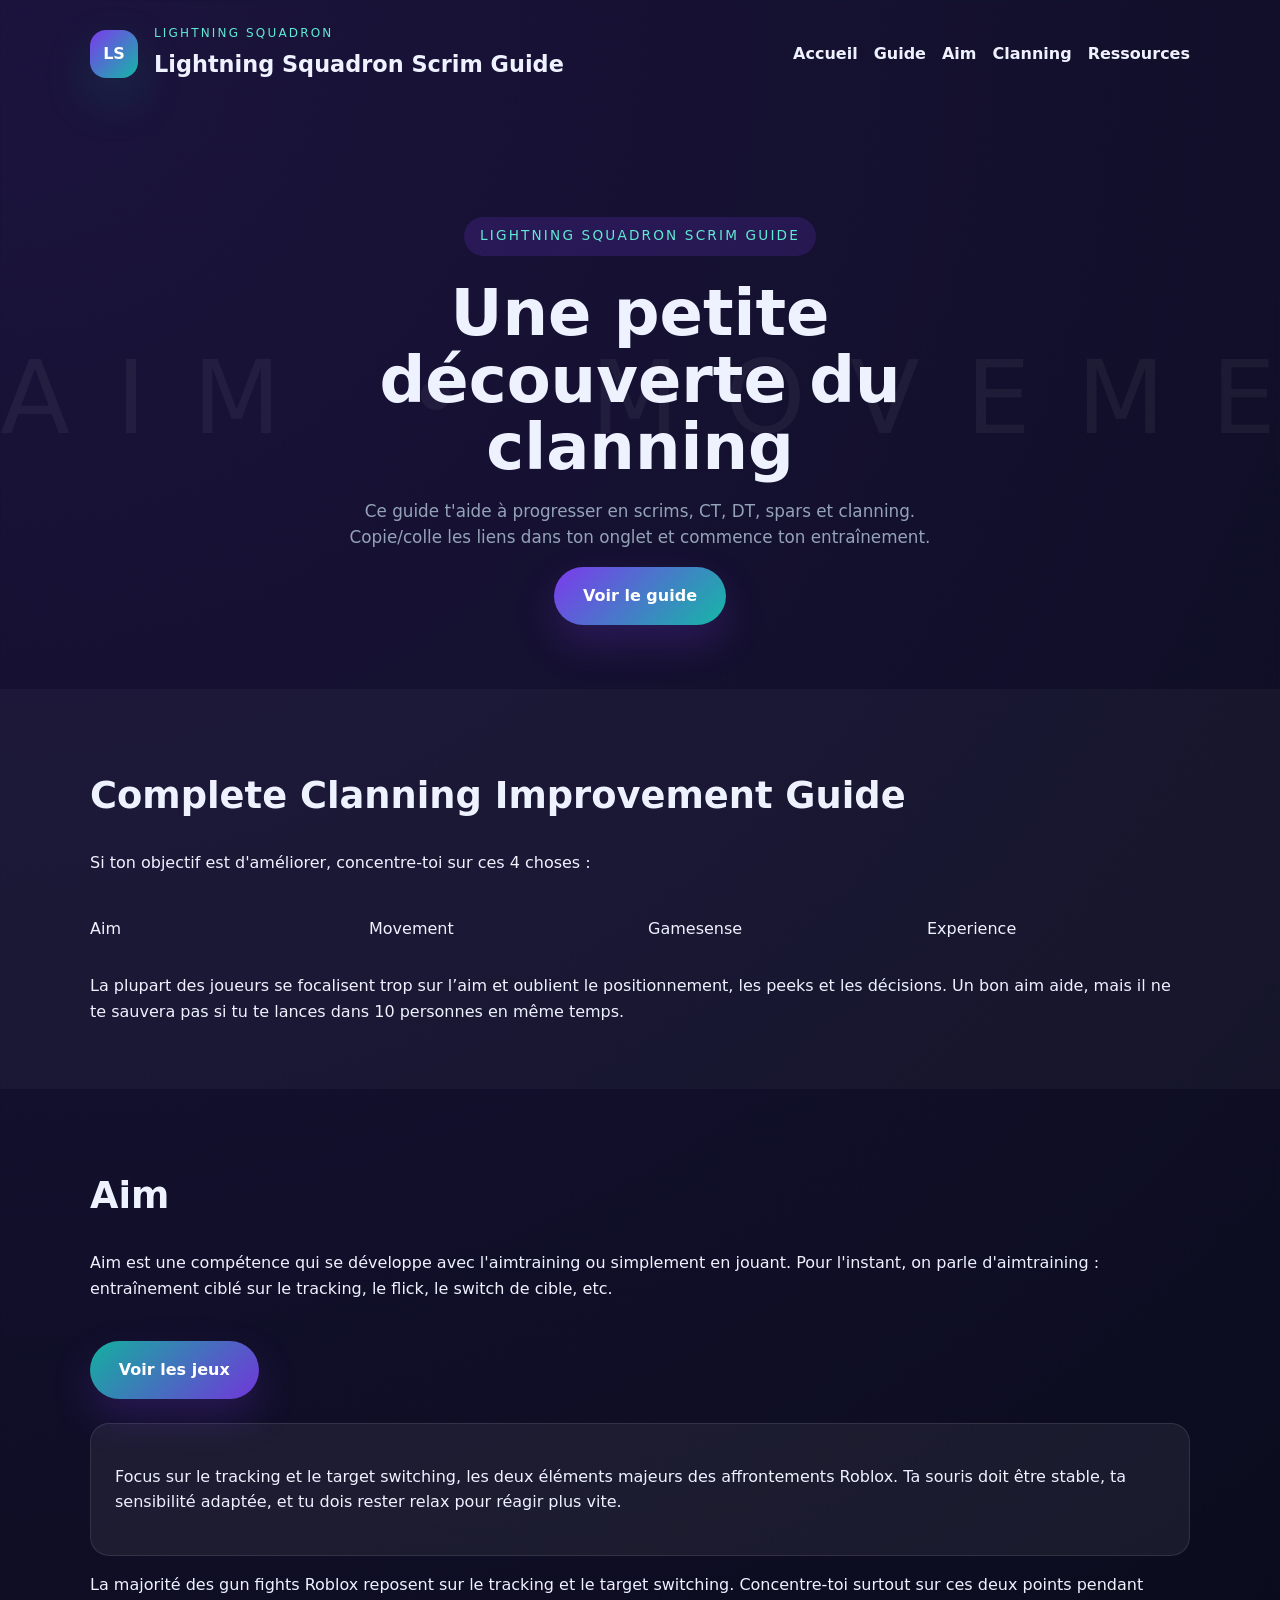
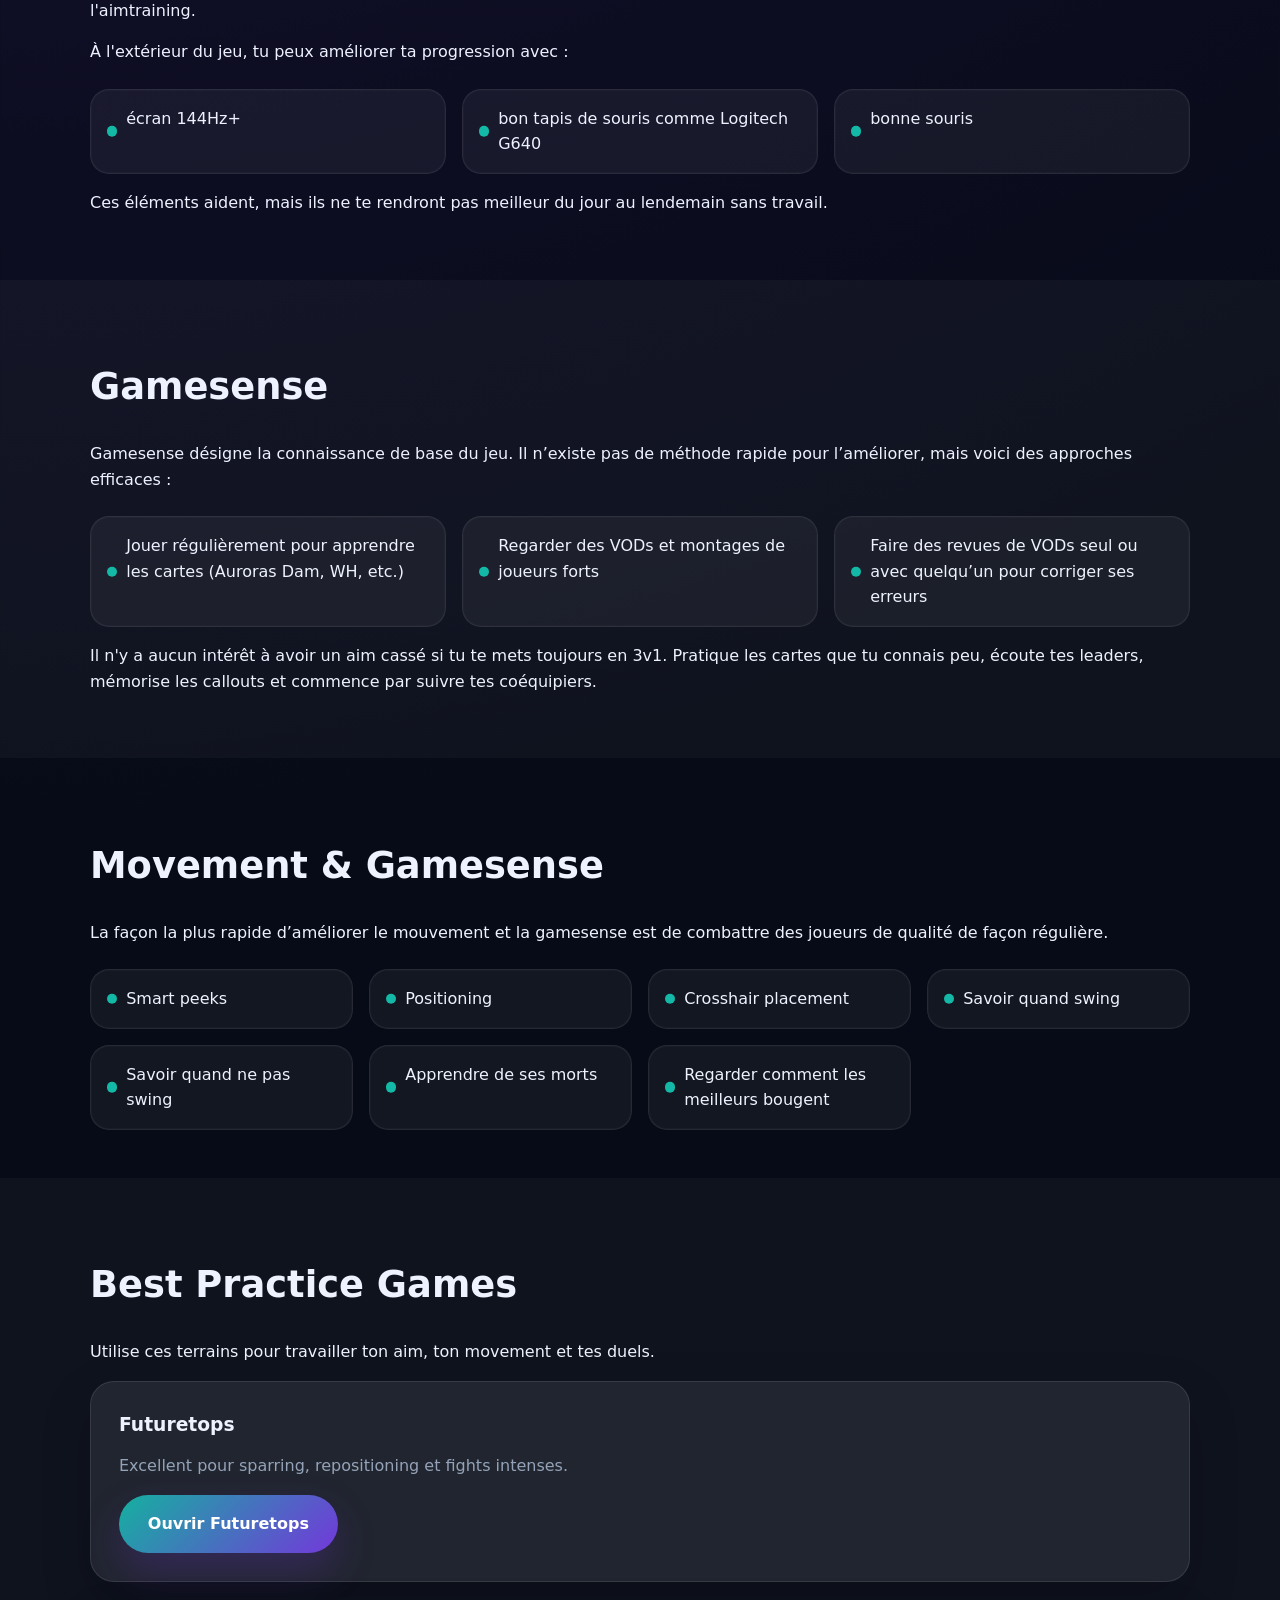
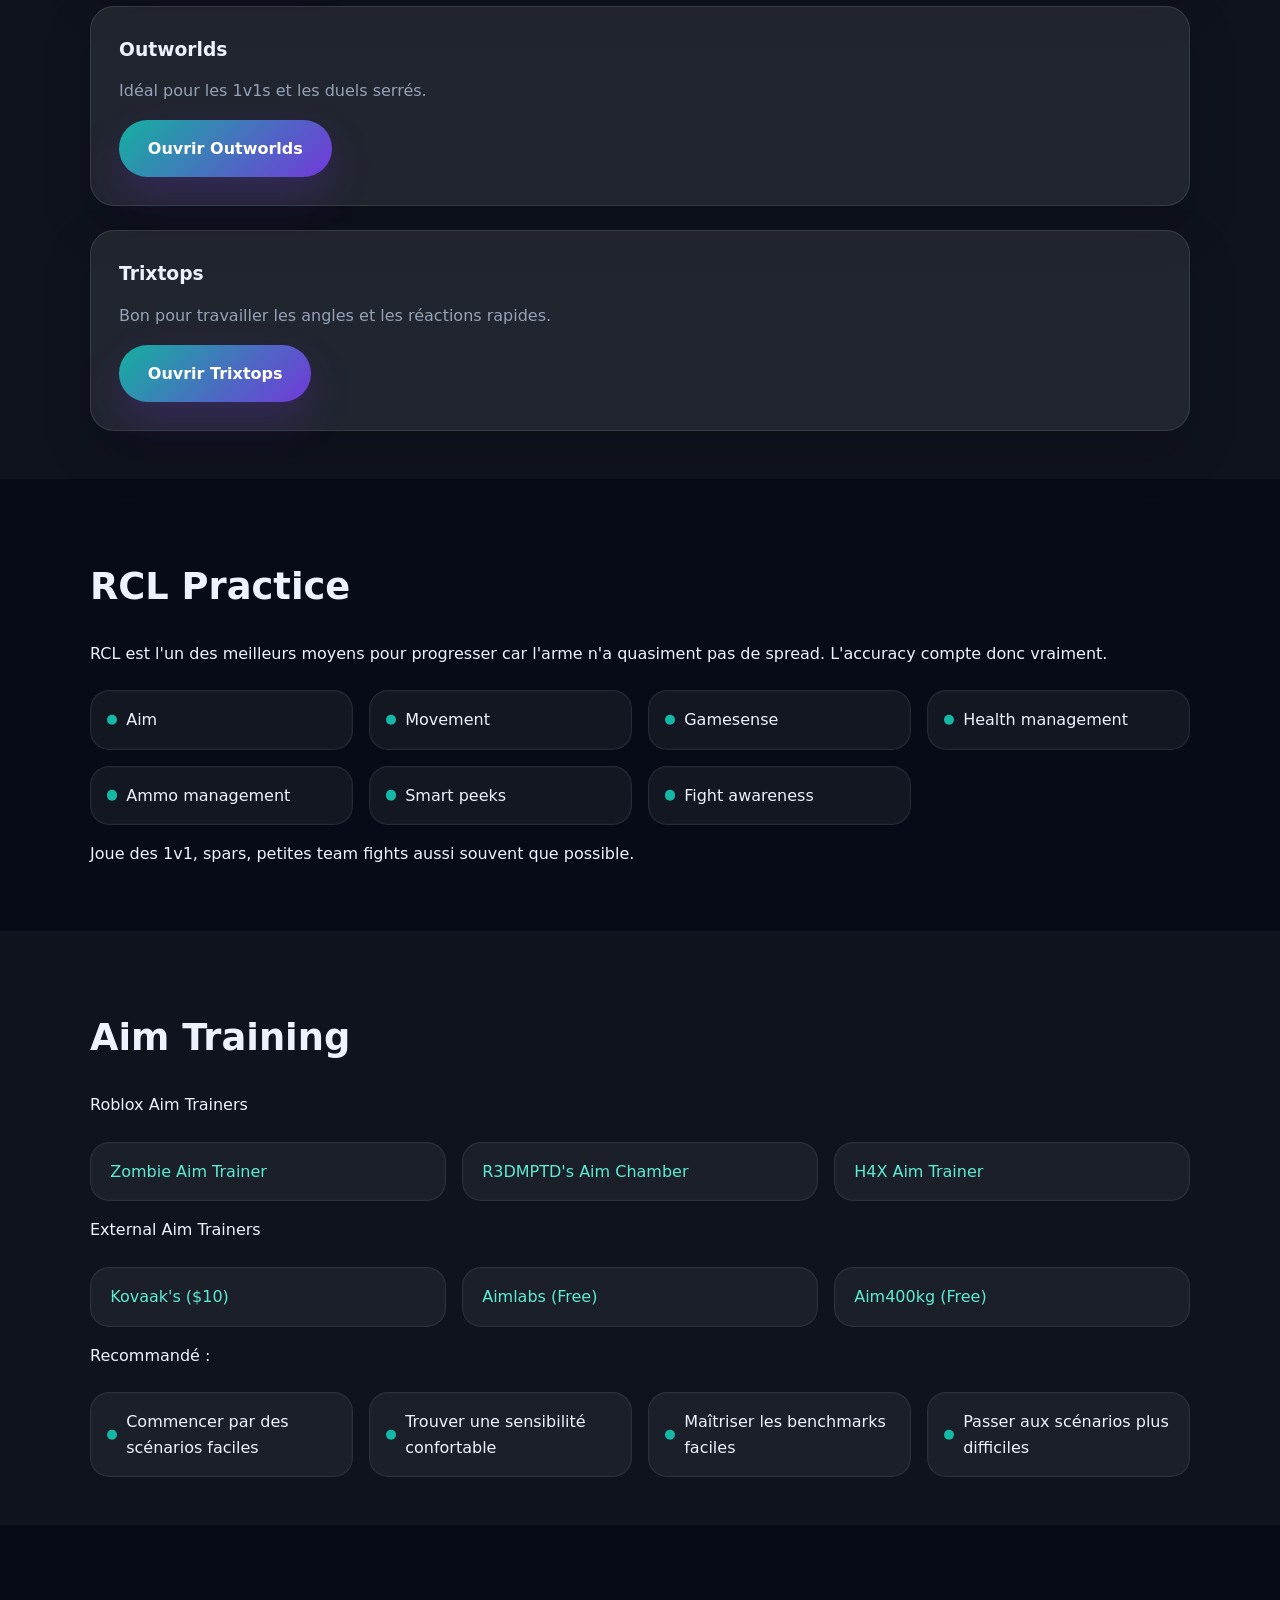
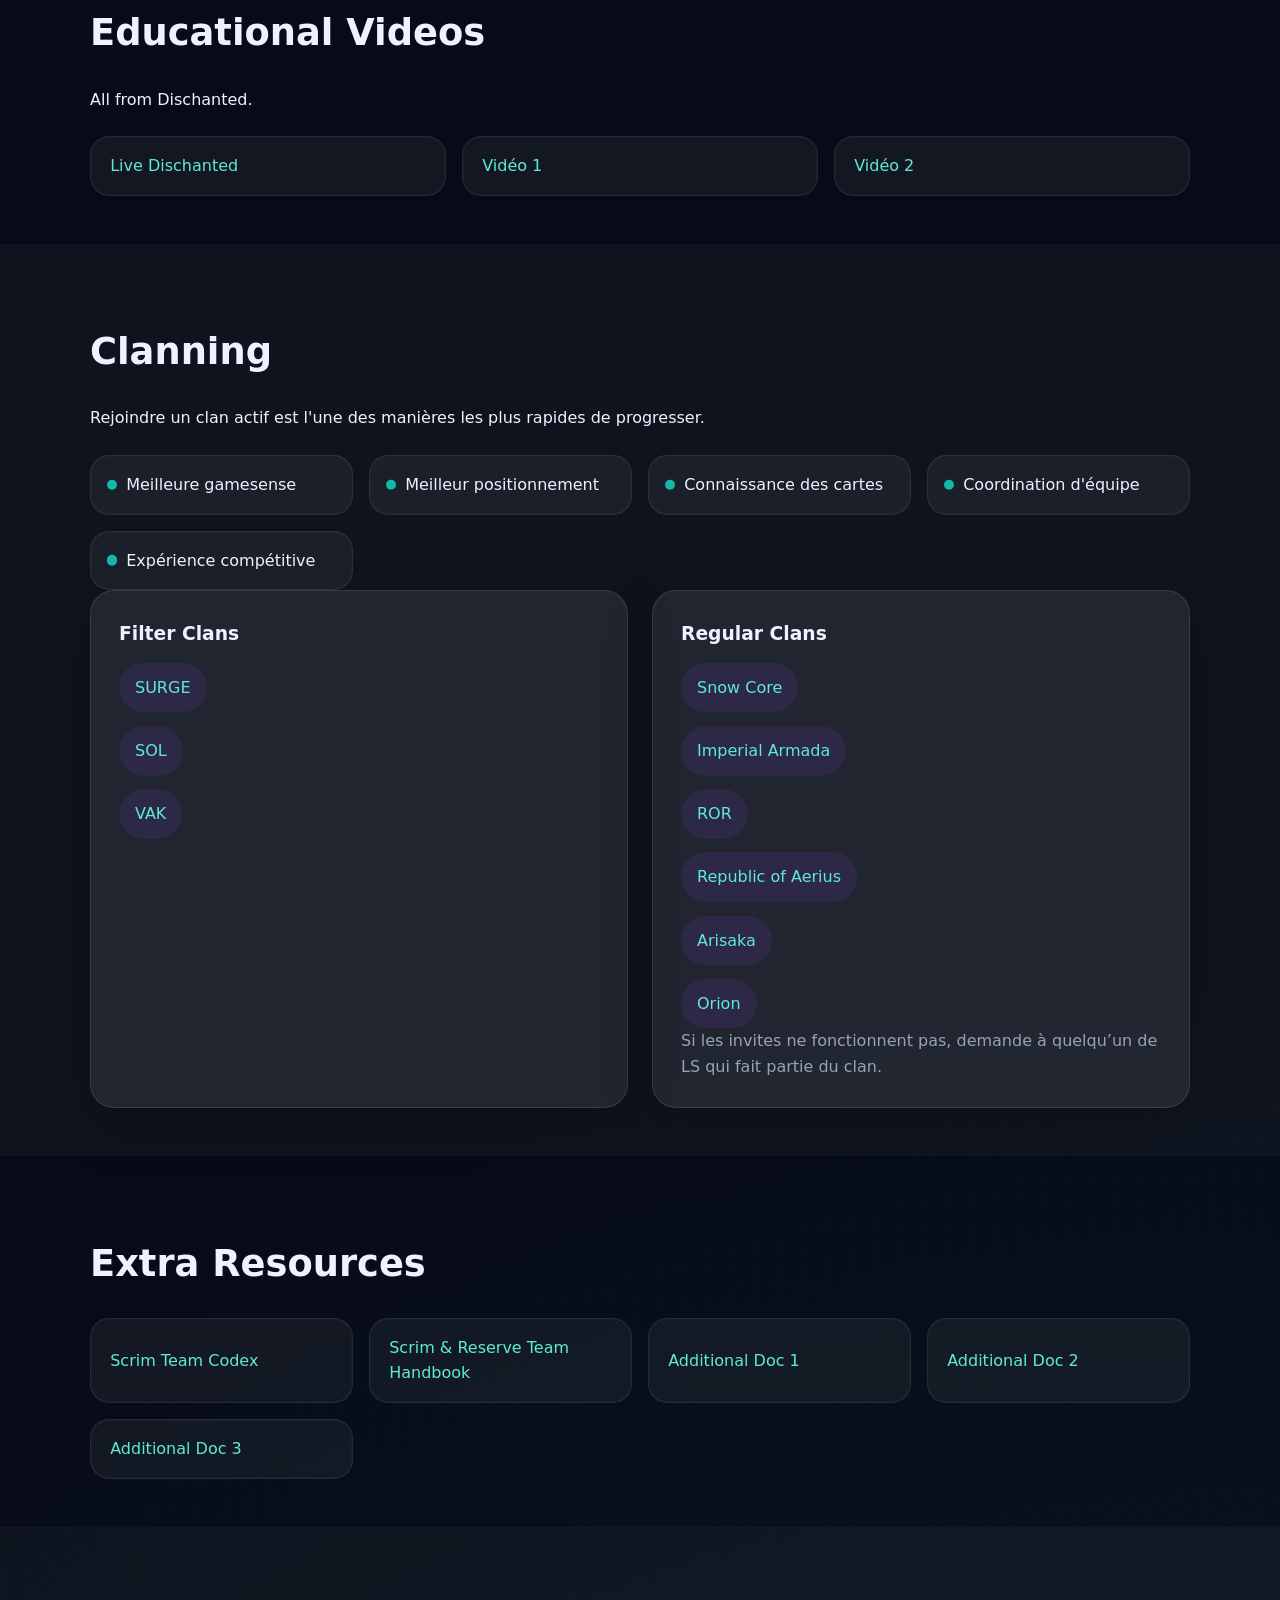
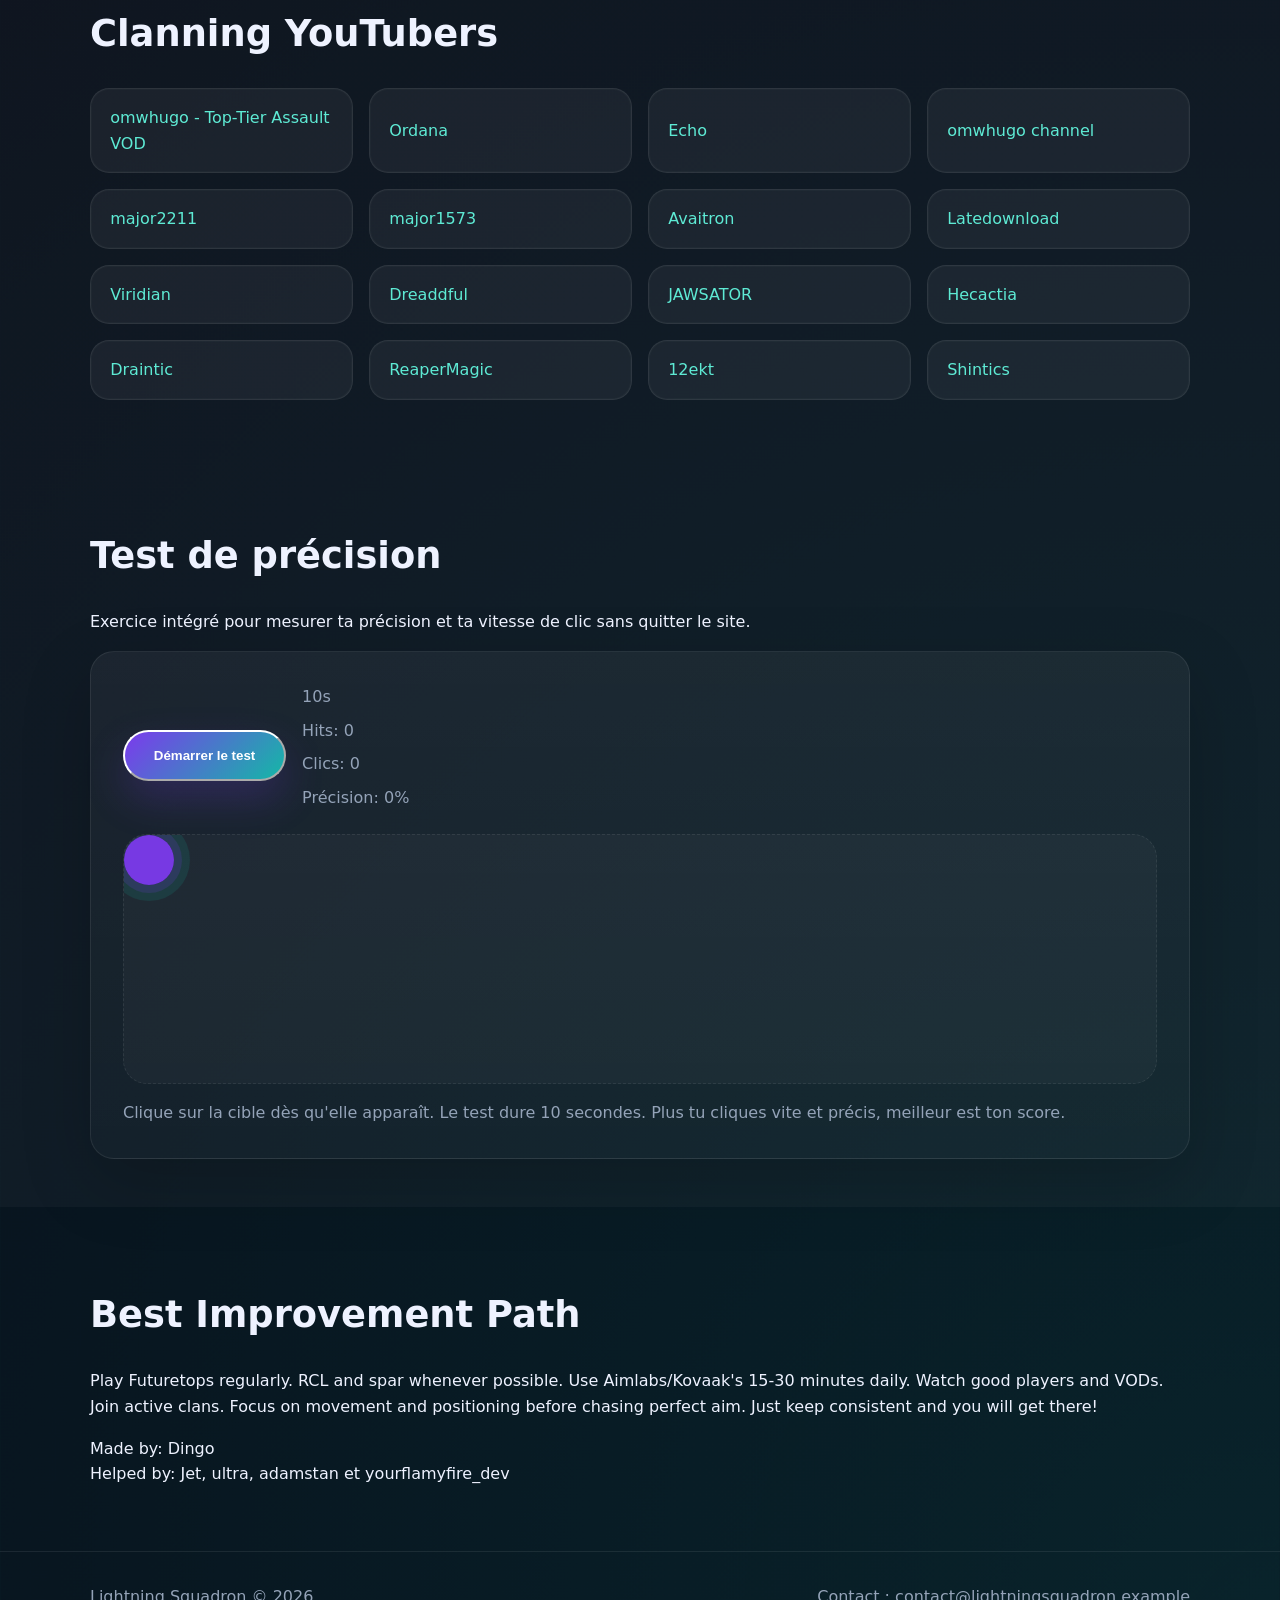
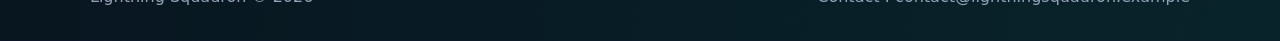
<file: index.html>
<!DOCTYPE html>
<html lang="fr">
<head>
    <meta charset="UTF-8">
    <meta name="viewport" content="width=device-width, initial-scale=1.0">
    <title>GameGuide</title>
    <link rel="stylesheet" href="styles.css">
</head>
<body>
    <header class="site-header">
        <div class="container header-inner">
            <div class="brand">
                <span class="logo">LS</span>
                <div>
                    <p class="eyebrow">Lightning Squadron</p>
                    <h1>Lightning Squadron Scrim Guide</h1>
                </div>
            </div>
            <nav>
                <ul class="nav-list">
                    <li><a href="index.html">Accueil</a></li>
                    <li><a href="guide.html">Guide</a></li>
                    <li><a href="aim.html">Aim</a></li>
                    <li><a href="clanning.html">Clanning</a></li>
                    <li><a href="ressources.html">Ressources</a></li>
                </ul>
            </nav>
        </div>
    </header>

    <main>
        <section class="hero">
            <div class="hero-bg-text">Aim • Movement • Gamesense • Experience • RCL • Clanning</div>
            <div class="container hero-content hero-center">
                <div>
                    <p class="badge">Lightning Squadron Scrim Guide</p>
                    <h1>Une petite découverte du clanning</h1>
                    <p class="hero-description">Ce guide t'aide à progresser en scrims, CT, DT, spars et clanning. Copie/colle les liens dans ton onglet et commence ton entraînement.</p>
                    <a class="btn" href="guide.html">Voir le guide</a>
                </div>
            </div>
        </section>

        <section id="improvement" class="section section-alt">
            <div class="container">
                <h2>Complete Clanning Improvement Guide</h2>
                <p>Si ton objectif est d'améliorer, concentre-toi sur ces 4 choses :</p>
                <ul class="checklist">
                    <p>Aim</p>
                    <p>Movement</p>
                    <p>Gamesense</p>
                    <p>Experience</p>
                </ul>
                <p>La plupart des joueurs se focalisent trop sur l’aim et oublient le positionnement, les peeks et les décisions. Un bon aim aide, mais il ne te sauvera pas si tu te lances dans 10 personnes en même temps.</p>
            </div>
        </section>

        <section id="aim" class="section">
            <div class="container">
                <h2>Aim</h2>
                <p>Aim est une compétence qui se développe avec l'aimtraining ou simplement en jouant. Pour l'instant, on parle d'aimtraining : entraînement ciblé sur le tracking, le flick, le switch de cible, etc.</p>
                <div class="action-group">
                    <a class="btn btn-secondary" href="aim.html">Voir les jeux</a>
                </div>
                <div id="aim-tips" class="info-panel hidden">
                    <p>Focus sur le tracking et le target switching, les deux éléments majeurs des affrontements Roblox. Ta souris doit être stable, ta sensibilité adaptée, et tu dois rester relax pour réagir plus vite.</p>
                </div>
                <p>La majorité des gun fights Roblox reposent sur le tracking et le target switching. Concentre-toi surtout sur ces deux points pendant l'aimtraining.</p>
                <p>À l'extérieur du jeu, tu peux améliorer ta progression avec :</p>
                <ul class="feature-list">
                    <li>écran 144Hz+</li>
                    <li>bon tapis de souris comme Logitech G640</li>
                    <li>bonne souris</li>
                </ul>
                <p>Ces éléments aident, mais ils ne te rendront pas meilleur du jour au lendemain sans travail.</p>
            </div>
        </section>

        <section class="section section-alt">
            <div class="container">
                <h2>Gamesense</h2>
                <p>Gamesense désigne la connaissance de base du jeu. Il n’existe pas de méthode rapide pour l’améliorer, mais voici des approches efficaces :</p>
                <ul class="feature-list">
                    <li>Jouer régulièrement pour apprendre les cartes (Auroras Dam, WH, etc.)</li>
                    <li>Regarder des VODs et montages de joueurs forts</li>
                    <li>Faire des revues de VODs seul ou avec quelqu’un pour corriger ses erreurs</li>
                </ul>
                <p>Il n'y a aucun intérêt à avoir un aim cassé si tu te mets toujours en 3v1. Pratique les cartes que tu connais peu, écoute tes leaders, mémorise les callouts et commence par suivre tes coéquipiers.</p>
            </div>
        </section>

        <section class="section">
            <div class="container">
                <h2>Movement & Gamesense</h2>
                <p>La façon la plus rapide d’améliorer le mouvement et la gamesense est de combattre des joueurs de qualité de façon régulière.</p>
                <ul class="focus-list">
                    <li>Smart peeks</li>
                    <li>Positioning</li>
                    <li>Crosshair placement</li>
                    <li>Savoir quand swing</li>
                    <li>Savoir quand ne pas swing</li>
                    <li>Apprendre de ses morts</li>
                    <li>Regarder comment les meilleurs bougent</li>
                </ul>
            </div>
        </section>

        <section id="best-practice-games" class="section section-alt">
            <div class="container">
                <div class="section-header">
                    <h2>Best Practice Games</h2>
                    <p>Utilise ces terrains pour travailler ton aim, ton movement et tes duels.</p>
                </div>
                <div class="best-practice-grid">
                    <article class="card">
                        <h3>Futuretops</h3>
                        <p class="card-copy">Excellent pour sparring, repositioning et fights intenses.</p>
                        <a class="btn btn-secondary" href="https://www.roblox.com/games/5169051062/Futuretops-Rework" target="_blank">Ouvrir Futuretops</a>
                    </article>
                    <article class="card">
                        <h3>Outworlds</h3>
                        <p class="card-copy">Idéal pour les 1v1s et les duels serrés.</p>
                        <a class="btn btn-secondary" href="https://www.roblox.com/games/5998406485/Outworld-1v1-Sparring-Arena" target="_blank">Ouvrir Outworlds</a>
                    </article>
                    <article class="card">
                        <h3>Trixtops</h3>
                        <p class="card-copy">Bon pour travailler les angles et les réactions rapides.</p>
                        <a class="btn btn-secondary" href="https://www.roblox.com/games/4767538171/trixtops" target="_blank">Ouvrir Trixtops</a>
                    </article>
                </div>
            </div>
        </section>

        <section class="section">
            <div class="container">
                <h2>RCL Practice</h2>
                <p>RCL est l'un des meilleurs moyens pour progresser car l'arme n'a quasiment pas de spread. L'accuracy compte donc vraiment.</p>
                <ul class="feature-list">
                    <li>Aim</li>
                    <li>Movement</li>
                    <li>Gamesense</li>
                    <li>Health management</li>
                    <li>Ammo management</li>
                    <li>Smart peeks</li>
                    <li>Fight awareness</li>
                </ul>
                <p>Joue des 1v1, spars, petites team fights aussi souvent que possible.</p>
            </div>
        </section>

        <section id="ressources" class="section section-alt">
            <div class="container">
                <h2>Aim Training</h2>
                <p>Roblox Aim Trainers</p>
                <ul class="resource-list">
                    <li><a href="https://www.roblox.com/games/2446927310/Zombie-Aim-Challenge" target="_blank">Zombie Aim Trainer</a></li>
                    <li><a href="https://www.roblox.com/games/7538200407/rdmpteds-Aim-Chamber-V2-0" target="_blank">R3DMPTD's Aim Chamber</a></li>
                    <li><a href="https://www.roblox.com/games/2674451148/Aim-H4X" target="_blank">H4X Aim Trainer</a></li>
                </ul>
                <p>External Aim Trainers</p>
                <ul class="resource-list">
                    <li><a href="https://store.steampowered.com/app/824270/KovaaKs/" target="_blank">Kovaak's ($10)</a></li>
                    <li><a href="https://store.steampowered.com/app/714010/Aimlabs/" target="_blank">Aimlabs (Free)</a></li>
                    <li><a href="https://aim400kg.com/" target="_blank">Aim400kg (Free)</a></li>
                </ul>
                <p>Recommandé :</p>
                <ul class="feature-list">
                    <li>Commencer par des scénarios faciles</li>
                    <li>Trouver une sensibilité confortable</li>
                    <li>Maîtriser les benchmarks faciles</li>
                    <li>Passer aux scénarios plus difficiles</li>
                </ul>
            </div>
        </section>

        <section class="section">
            <div class="container">
                <h2>Educational Videos</h2>
                <p>All from Dischanted.</p>
                <ul class="resource-list">
                    <li><a href="https://www.youtube.com/live/lBUPm-hBzos" target="_blank">Live Dischanted</a></li>
                    <li><a href="https://www.youtube.com/watch?v=QdWqJaNo59Q" target="_blank">Vidéo 1</a></li>
                    <li><a href="https://www.youtube.com/watch?v=QIuSiC3F5ko" target="_blank">Vidéo 2</a></li>
                </ul>
            </div>
        </section>

        <section class="section section-alt">
            <div class="container">
                <h2>Clanning</h2>
                <p>Rejoindre un clan actif est l'une des manières les plus rapides de progresser.</p>
                <ul class="feature-list">
                    <li>Meilleure gamesense</li>
                    <li>Meilleur positionnement</li>
                    <li>Connaissance des cartes</li>
                    <li>Coordination d'équipe</li>
                    <li>Expérience compétitive</li>
                </ul>
                <div class="grid cards-grid">
                    <article class="card">
                        <h3>Filter Clans</h3>
                        <ul class="link-list">
                            <li><a href="https://discord.gg/ydWHmTJf" target="_blank">SURGE</a></li>
                            <li><a href="https://discord.gg/tJ22xZ4z" target="_blank">SOL</a></li>
                            <li><a href="https://www.roblox.com/communities/2630153/Vaktovian-Army-Corps-Entrance-Program#!/about" target="_blank">VAK</a></li>
                        </ul>
                    </article>
                    <article class="card">
                        <h3>Regular Clans</h3>
                        <ul class="link-list">
                            <li><a href="https://discord.gg/snowcore" target="_blank">Snow Core</a></li>
                            <li><a href="https://discord.gg/Cd2z6tcn" target="_blank">Imperial Armada</a></li>
                            <li><a href="https://discord.gg/UmpCpPdv" target="_blank">ROR</a></li>
                            <li><a href="https://www.roblox.com/communities/2990288/Republic-of-Aerius#!/about" target="_blank">Republic of Aerius</a></li>
                            <li><a href="https://discord.gg/arisaka" target="_blank">Arisaka</a></li>
                            <li><a href="https://discord.gg/EBDCsXEg" target="_blank">Orion</a></li>
                        </ul>
                        <p>Si les invites ne fonctionnent pas, demande à quelqu’un de LS qui fait partie du clan.</p>
                    </article>
                </div>
            </div>
        </section>

        <section class="section">
            <div class="container">
                <h2>Extra Resources</h2>
                <ul class="resource-list">
                    <li><a href="https://docs.google.com/document/d/1WkGfeo9vj6AS8V8inEsTuWJcnSA2mssTWhOoGpE5xo/edit?usp=sharing" target="_blank">Scrim Team Codex</a></li>
                    <li><a href="https://docs.google.com/document/d/1dwrix26HWpXrO2YmNOi6yardOR_7bhpZLdGjZoxMLt4/edit?usp=sharing" target="_blank">Scrim & Reserve Team Handbook</a></li>
                    <li><a href="https://docs.google.com/document/d/1QCMAaTqzswHZ-bpP0YZcrqAVaqG4Vp1Gs4uN0yB_AW4/edit" target="_blank">Additional Doc 1</a></li>
                    <li><a href="https://docs.google.com/document/d/1KQjSZWLzn_SIIbdP4d6a8YVm80liRjH0GIzTgwG557w/edit" target="_blank">Additional Doc 2</a></li>
                    <li><a href="https://docs.google.com/document/d/1hh7xyLf-M8XS06DRNJRxR-UTiM-HOy_AMkGQHXn9rN0/edit" target="_blank">Additional Doc 3</a></li>
                </ul>
            </div>
        </section>

        <section class="section section-alt">
            <div class="container">
                <h2>Clanning YouTubers</h2>
                <ul class="resource-list">
                    <li><a href="https://www.youtube.com/watch?v=fqYf2TydZJ8" target="_blank">omwhugo - Top-Tier Assault VOD</a></li>
                    <li><a href="https://www.youtube.com/watch?v=-focIcjp65c" target="_blank">Ordana</a></li>
                    <li><a href="https://youtu.be/apdLD3lDtQQ" target="_blank">Echo</a></li>
                    <li><a href="https://www.youtube.com/channel/UCiDDfTo_hO13H4gWKoA7nVQ" target="_blank">omwhugo channel</a></li>
                    <li><a href="https://www.youtube.com/@major2211" target="_blank">major2211</a></li>
                    <li><a href="https://www.youtube.com/@major1573" target="_blank">major1573</a></li>
                    <li><a href="https://www.youtube.com/@avaitron" target="_blank">Avaitron</a></li>
                    <li><a href="https://www.youtube.com/@Latedownload" target="_blank">Latedownload</a></li>
                    <li><a href="https://www.youtube.com/@V_iridiann" target="_blank">Viridian</a></li>
                    <li><a href="https://www.youtube.com/@dreaddfuI" target="_blank">Dreaddful</a></li>
                    <li><a href="https://www.youtube.com/@jawsator" target="_blank">JAWSATOR</a></li>
                    <li><a href="https://www.youtube.com/@hecactia1919" target="_blank">Hecactia</a></li>
                    <li><a href="https://www.youtube.com/@matt-ep7xe" target="_blank">Draintic</a></li>
                    <li><a href="https://www.youtube.com/@1_sam" target="_blank">ReaperMagic</a></li>
                    <li><a href="https://www.youtube.com/@12ekt" target="_blank">12ekt</a></li>
                    <li><a href="https://www.youtube.com/@shintics/videos" target="_blank">Shintics</a></li>
                </ul>
            </div>
        </section>

        <section class="section section-alt">
            <div class="container">
                <h2>Test de précision</h2>
                <p>Exercice intégré pour mesurer ta précision et ta vitesse de clic sans quitter le site.</p>
                <div class="precision-card">
                    <div class="precision-info">
                        <button class="btn" id="start-test-btn">Démarrer le test</button>
                        <div class="precision-stats">
                            <span id="precision-timer">10s</span>
                            <span id="precision-hits">Hits: 0</span>
                            <span id="precision-clicks">Clics: 0</span>
                            <span id="precision-accuracy">Précision: 0%</span>
                        </div>
                    </div>
                    <div class="precision-board" id="precision-board">
                        <div class="target hidden" id="precision-target"></div>
                    </div>
                    <p class="precision-note">Clique sur la cible dès qu'elle apparaît. Le test dure 10 secondes. Plus tu cliques vite et précis, meilleur est ton score.</p>
                </div>
            </div>
        </section>
        <section class="section">
            <div class="container">
                <h2>Best Improvement Path</h2>
                <p>Play Futuretops regularly. RCL and spar whenever possible. Use Aimlabs/Kovaak's 15-30 minutes daily. Watch good players and VODs. Join active clans. Focus on movement and positioning before chasing perfect aim. Just keep consistent and you will get there!</p>
                <p class="small-note">Made by: Dingo<br>Helped by: Jet, ultra, adamstan et yourflamyfire_dev</p>
            </div>
        </section>
    </main>

    <footer id="contact" class="site-footer">
        <div class="container footer-inner">
            <p>Lightning Squadron © 2026</p>
            <p>Contact : contact@lightningsquadron.example</p>
        </div>
    </footer>
    <script>
        document.querySelector('#toggle-aim-tips')?.addEventListener('click', () => {
            const panel = document.getElementById('aim-tips');
            if (!panel) return;
            panel.classList.toggle('hidden');
        });

        const startBtn = document.getElementById('start-test-btn');
        const target = document.getElementById('precision-target');
        const board = document.getElementById('precision-board');
        const timerEl = document.getElementById('precision-timer');
        const hitsEl = document.getElementById('precision-hits');
        const clicksEl = document.getElementById('precision-clicks');
        const accuracyEl = document.getElementById('precision-accuracy');

        let testInterval;
        let endTimeout;
        let timeLeft = 10;
        let hits = 0;
        let clicks = 0;
        let testActive = false;

        function updateStats() {
            timerEl.textContent = `${timeLeft}s`;
            hitsEl.textContent = `Hits: ${hits}`;
            clicksEl.textContent = `Clics: ${clicks}`;
            const accuracy = clicks > 0 ? Math.round((hits / clicks) * 100) : 0;
            accuracyEl.textContent = `Précision: ${accuracy}%`;
        }

        function moveTarget() {
            const boardRect = board.getBoundingClientRect();
            const size = 50;
            const left = Math.random() * (boardRect.width - size);
            const top = Math.random() * (boardRect.height - size);
            target.style.left = `${left}px`;
            target.style.top = `${top}px`;
        }

        function endTest() {
            testActive = false;
            clearInterval(testInterval);
            target.classList.add('hidden');
            startBtn.textContent = 'Redémarrer le test';
        }

        board?.addEventListener('click', event => {
            if (!testActive) return;
            clicks += 1;
            if (event.target === target) {
                hits += 1;
                moveTarget();
            }
            updateStats();
        });

        startBtn?.addEventListener('click', () => {
            if (testActive) return;
            hits = 0;
            clicks = 0;
            timeLeft = 10;
            testActive = true;
            target.classList.remove('hidden');
            moveTarget();
            updateStats();
            startBtn.textContent = 'En cours...';
            testInterval = setInterval(() => {
                timeLeft -= 1;
                updateStats();
            }, 1000);
            endTimeout = setTimeout(endTest, 10000);
        });
    </script>
</body>
</html>
</file>
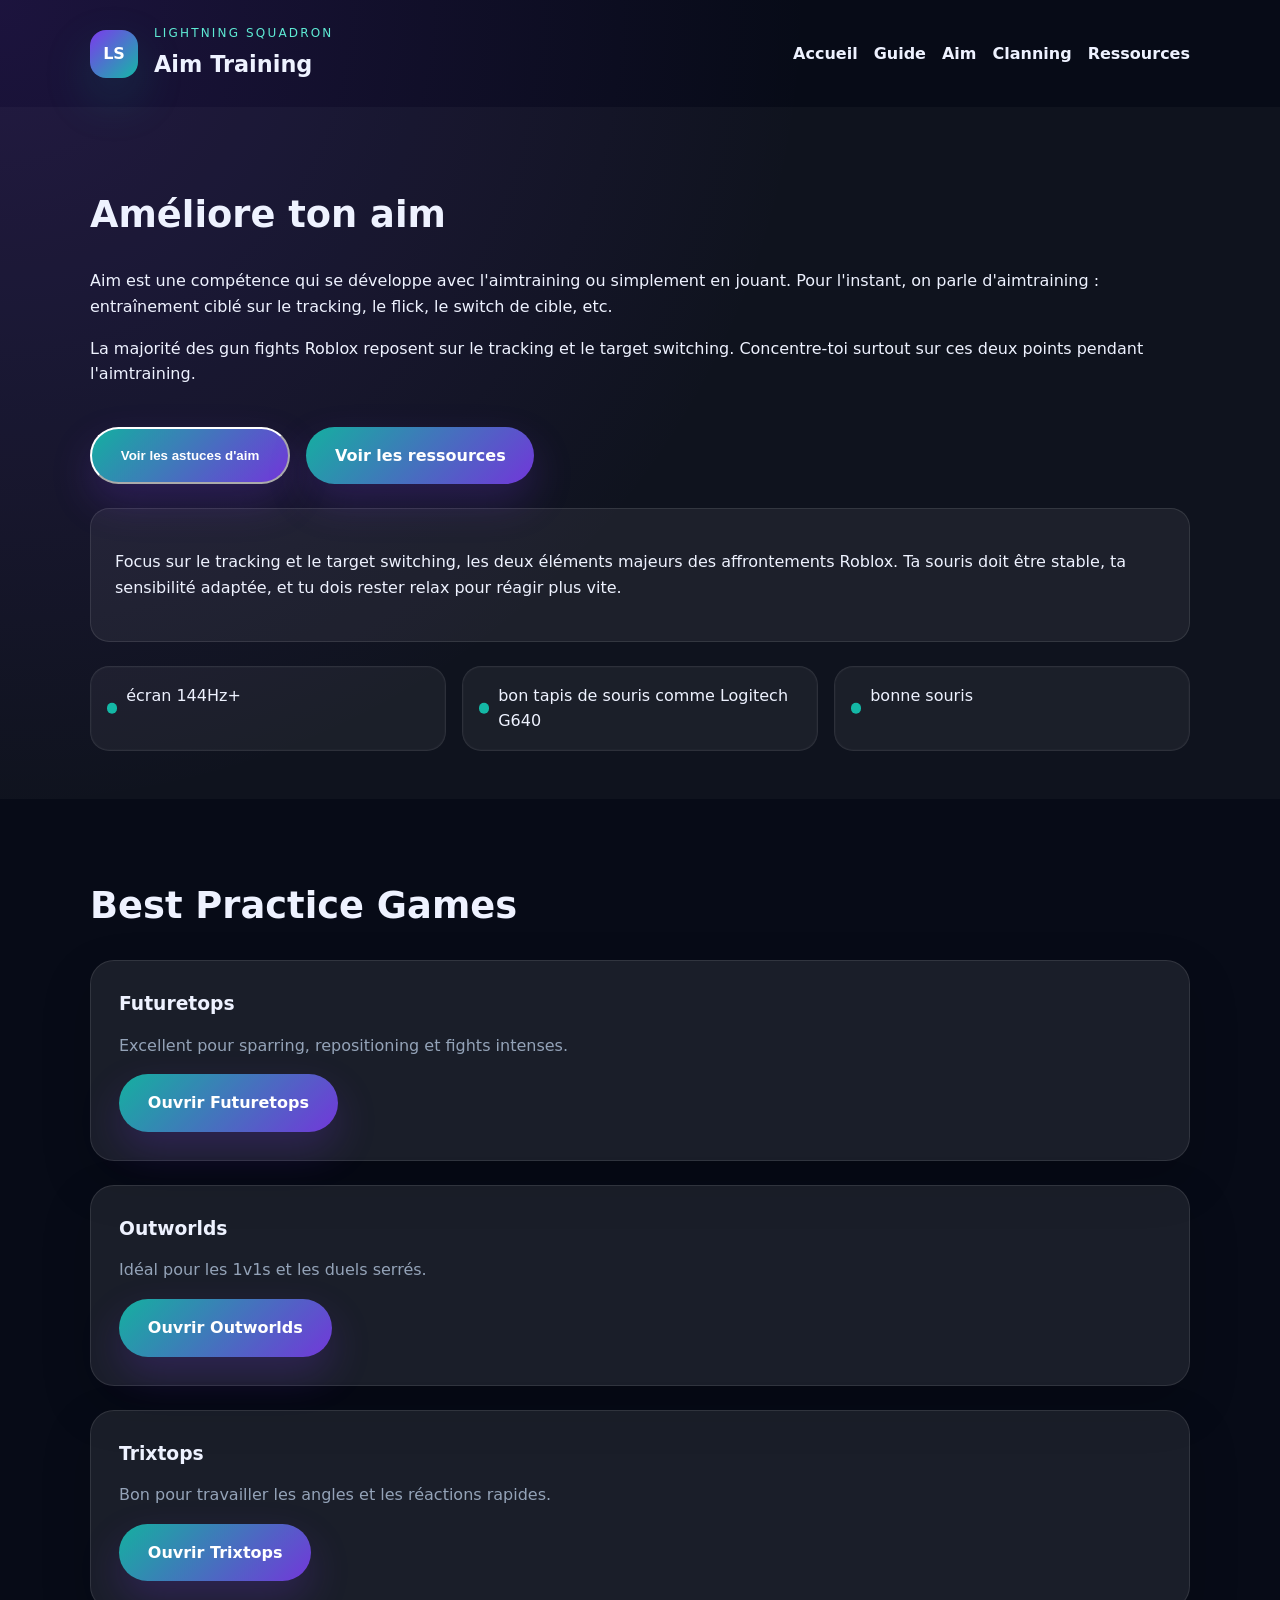
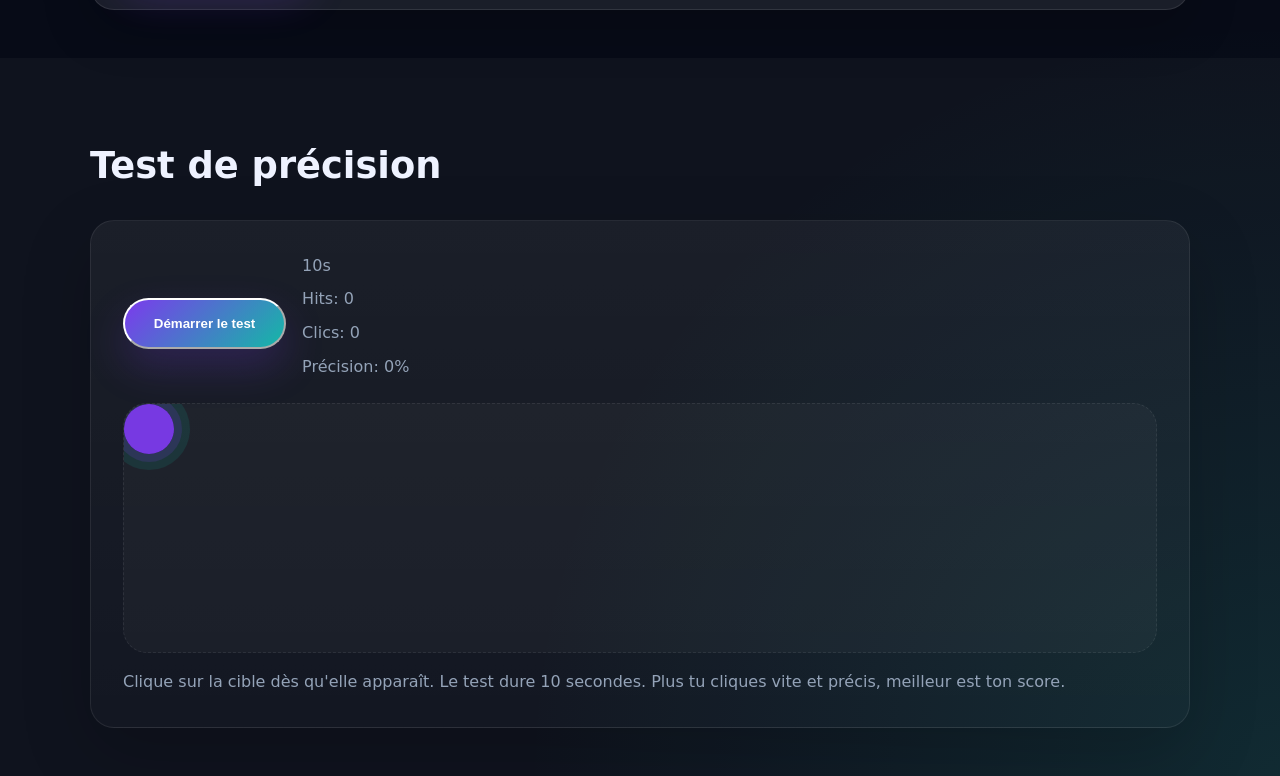
<file: aim.html>
<!DOCTYPE html>
<html lang="fr">
<head>
    <meta charset="UTF-8">
    <meta name="viewport" content="width=device-width, initial-scale=1.0">
    <title>Aim - Lightning Squadron</title>
    <link rel="stylesheet" href="styles.css">
</head>
<body>
    <header class="site-header">
        <div class="container header-inner">
            <div class="brand">
                <span class="logo">LS</span>
                <div>
                    <p class="eyebrow">Lightning Squadron</p>
                    <h1>Aim Training</h1>
                </div>
            </div>
            <nav>
                <ul class="nav-list">
                    <li><a href="index.html">Accueil</a></li>
                    <li><a href="guide.html">Guide</a></li>
                    <li><a href="aim.html">Aim</a></li>
                    <li><a href="clanning.html">Clanning</a></li>
                    <li><a href="ressources.html">Ressources</a></li>
                </ul>
            </nav>
        </div>
    </header>

    <main>
        <section class="section section-alt">
            <div class="container">
                <h2>Améliore ton aim</h2>
                <p>Aim est une compétence qui se développe avec l'aimtraining ou simplement en jouant. Pour l'instant, on parle d'aimtraining : entraînement ciblé sur le tracking, le flick, le switch de cible, etc.</p>
                <p>La majorité des gun fights Roblox reposent sur le tracking et le target switching. Concentre-toi surtout sur ces deux points pendant l'aimtraining.</p>
                <div class="action-group">
                    <button class="btn btn-secondary" id="toggle-aim-tips">Voir les astuces d'aim</button>
                    <a class="btn btn-secondary" href="ressources.html">Voir les ressources</a>
                </div>
                <div id="aim-tips" class="info-panel hidden">
                    <p>Focus sur le tracking et le target switching, les deux éléments majeurs des affrontements Roblox. Ta souris doit être stable, ta sensibilité adaptée, et tu dois rester relax pour réagir plus vite.</p>
                </div>
                <ul class="feature-list">
                    <li>écran 144Hz+</li>
                    <li>bon tapis de souris comme Logitech G640</li>
                    <li>bonne souris</li>
                </ul>
            </div>
        </section>

        <section class="section">
            <div class="container">
                <h2>Best Practice Games</h2>
                <div class="best-practice-grid">
                    <article class="card">
                        <h3>Futuretops</h3>
                        <p class="card-copy">Excellent pour sparring, repositioning et fights intenses.</p>
                        <a class="btn btn-secondary" href="https://www.roblox.com/games/5169051062/Futuretops-Rework" target="_blank">Ouvrir Futuretops</a>
                    </article>
                    <article class="card">
                        <h3>Outworlds</h3>
                        <p class="card-copy">Idéal pour les 1v1s et les duels serrés.</p>
                        <a class="btn btn-secondary" href="https://www.roblox.com/games/5998406485/Outworld-1v1-Sparring-Arena" target="_blank">Ouvrir Outworlds</a>
                    </article>
                    <article class="card">
                        <h3>Trixtops</h3>
                        <p class="card-copy">Bon pour travailler les angles et les réactions rapides.</p>
                        <a class="btn btn-secondary" href="https://www.roblox.com/games/4767538171/trixtops" target="_blank">Ouvrir Trixtops</a>
                    </article>
                </div>
            </div>
        </section>

        <section class="section section-alt">
            <div class="container">
                <h2>Test de précision</h2>
                <div class="precision-card">
                    <div class="precision-info">
                        <button class="btn" id="start-test-btn">Démarrer le test</button>
                        <div class="precision-stats">
                            <span id="precision-timer">10s</span>
                            <span id="precision-hits">Hits: 0</span>
                            <span id="precision-clicks">Clics: 0</span>
                            <span id="precision-accuracy">Précision: 0%</span>
                        </div>
                    </div>
                    <div class="precision-board" id="precision-board">
                        <div class="target hidden" id="precision-target"></div>
                    </div>
                    <p class="precision-note">Clique sur la cible dès qu'elle apparaît. Le test dure 10 secondes. Plus tu cliques vite et précis, meilleur est ton score.</p>
                </div>
            </div>
        </section>
    </main>

    <script>
        document.querySelector('#toggle-aim-tips')?.addEventListener('click', () => {
            const panel = document.getElementById('aim-tips');
            if (!panel) return;
            panel.classList.toggle('hidden');
        });

        const startBtn = document.getElementById('start-test-btn');
        const target = document.getElementById('precision-target');
        const board = document.getElementById('precision-board');
        const timerEl = document.getElementById('precision-timer');
        const hitsEl = document.getElementById('precision-hits');
        const clicksEl = document.getElementById('precision-clicks');
        const accuracyEl = document.getElementById('precision-accuracy');

        let testInterval;
        let timeLeft = 10;
        let hits = 0;
        let clicks = 0;
        let testActive = false;

        function updateStats() {
            timerEl.textContent = `${timeLeft}s`;
            hitsEl.textContent = `Hits: ${hits}`;
            clicksEl.textContent = `Clics: ${clicks}`;
            const accuracy = clicks > 0 ? Math.round((hits / clicks) * 100) : 0;
            accuracyEl.textContent = `Précision: ${accuracy}%`;
        }

        function moveTarget() {
            const boardRect = board.getBoundingClientRect();
            const size = 50;
            const left = Math.random() * (boardRect.width - size);
            const top = Math.random() * (boardRect.height - size);
            target.style.left = `${left}px`;
            target.style.top = `${top}px`;
        }

        function endTest() {
            testActive = false;
            clearInterval(testInterval);
            target.classList.add('hidden');
            startBtn.textContent = 'Redémarrer le test';
        }

        board?.addEventListener('click', event => {
            if (!testActive) return;
            clicks += 1;
            if (event.target === target) {
                hits += 1;
                moveTarget();
            }
            updateStats();
        });

        startBtn?.addEventListener('click', () => {
            if (testActive) return;
            hits = 0;
            clicks = 0;
            timeLeft = 10;
            testActive = true;
            target.classList.remove('hidden');
            moveTarget();
            updateStats();
            startBtn.textContent = 'En cours...';
            testInterval = setInterval(() => {
                timeLeft -= 1;
                updateStats();
                if (timeLeft <= 0) {
                    endTest();
                }
            }, 1000);
        });
    </script>
</body>
</html>
</file>
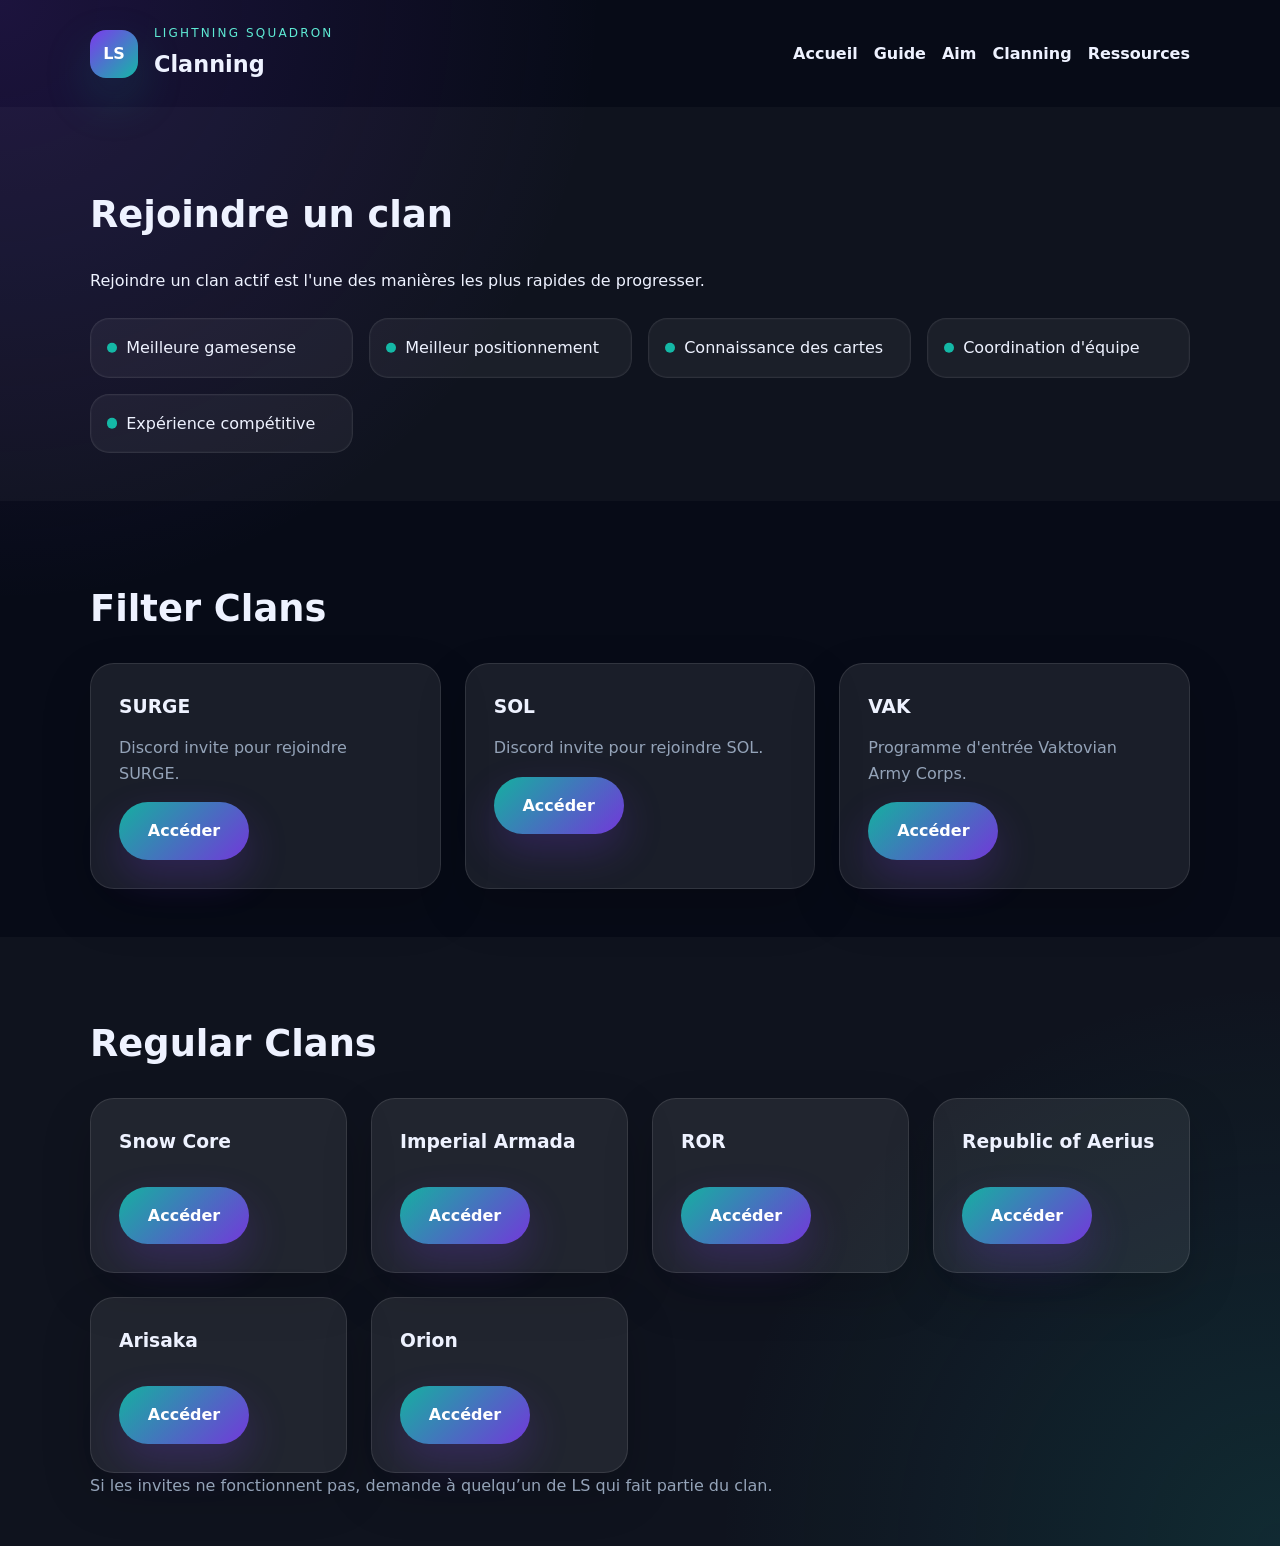
<file: clanning.html>
<!DOCTYPE html>
<html lang="fr">
<head>
    <meta charset="UTF-8">
    <meta name="viewport" content="width=device-width, initial-scale=1.0">
    <title>Clanning - Lightning Squadron</title>
    <link rel="stylesheet" href="styles.css">
</head>
<body>
    <header class="site-header">
        <div class="container header-inner">
            <div class="brand">
                <span class="logo">LS</span>
                <div>
                    <p class="eyebrow">Lightning Squadron</p>
                    <h1>Clanning</h1>
                </div>
            </div>
            <nav>
                <ul class="nav-list">
                    <li><a href="index.html">Accueil</a></li>
                    <li><a href="guide.html">Guide</a></li>
                    <li><a href="aim.html">Aim</a></li>
                    <li><a href="clanning.html">Clanning</a></li>
                    <li><a href="ressources.html">Ressources</a></li>
                </ul>
            </nav>
        </div>
    </header>

    <main>
        <section class="section section-alt">
            <div class="container">
                <h2>Rejoindre un clan</h2>
                <p>Rejoindre un clan actif est l'une des manières les plus rapides de progresser.</p>
                <ul class="feature-list">
                    <li>Meilleure gamesense</li>
                    <li>Meilleur positionnement</li>
                    <li>Connaissance des cartes</li>
                    <li>Coordination d'équipe</li>
                    <li>Expérience compétitive</li>
                </ul>
            </div>
        </section>

        <section class="section">
            <div class="container">
                <h2>Filter Clans</h2>
                <div class="grid cards-grid">
                    <article class="card">
                        <h3>SURGE</h3>
                        <p class="card-copy">Discord invite pour rejoindre SURGE.</p>
                        <a class="btn btn-secondary" href="https://discord.gg/ydWHmTJf" target="_blank">Accéder</a>
                    </article>
                    <article class="card">
                        <h3>SOL</h3>
                        <p class="card-copy">Discord invite pour rejoindre SOL.</p>
                        <a class="btn btn-secondary" href="https://discord.gg/tJ22xZ4z" target="_blank">Accéder</a>
                    </article>
                    <article class="card">
                        <h3>VAK</h3>
                        <p class="card-copy">Programme d'entrée Vaktovian Army Corps.</p>
                        <a class="btn btn-secondary" href="https://www.roblox.com/communities/2630153/Vaktovian-Army-Corps-Entrance-Program#!/about" target="_blank">Accéder</a>
                    </article>
                </div>
            </div>
        </section>

        <section class="section section-alt">
            <div class="container">
                <h2>Regular Clans</h2>
                <div class="grid cards-grid">
                    <article class="card">
                        <h3>Snow Core</h3>
                        <a class="btn btn-secondary" href="https://discord.gg/snowcore" target="_blank">Accéder</a>
                    </article>
                    <article class="card">
                        <h3>Imperial Armada</h3>
                        <a class="btn btn-secondary" href="https://discord.gg/Cd2z6tcn" target="_blank">Accéder</a>
                    </article>
                    <article class="card">
                        <h3>ROR</h3>
                        <a class="btn btn-secondary" href="https://discord.gg/UmpCpPdv" target="_blank">Accéder</a>
                    </article>
                    <article class="card">
                        <h3>Republic of Aerius</h3>
                        <a class="btn btn-secondary" href="https://www.roblox.com/communities/2990288/Republic-of-Aerius#!/about" target="_blank">Accéder</a>
                    </article>
                    <article class="card">
                        <h3>Arisaka</h3>
                        <a class="btn btn-secondary" href="https://discord.gg/arisaka" target="_blank">Accéder</a>
                    </article>
                    <article class="card">
                        <h3>Orion</h3>
                        <a class="btn btn-secondary" href="https://discord.gg/EBDCsXEg" target="_blank">Accéder</a>
                    </article>
                </div>
                <p class="precision-note">Si les invites ne fonctionnent pas, demande à quelqu’un de LS qui fait partie du clan.</p>
            </div>
        </section>
    </main>
</body>
</html>
</file>
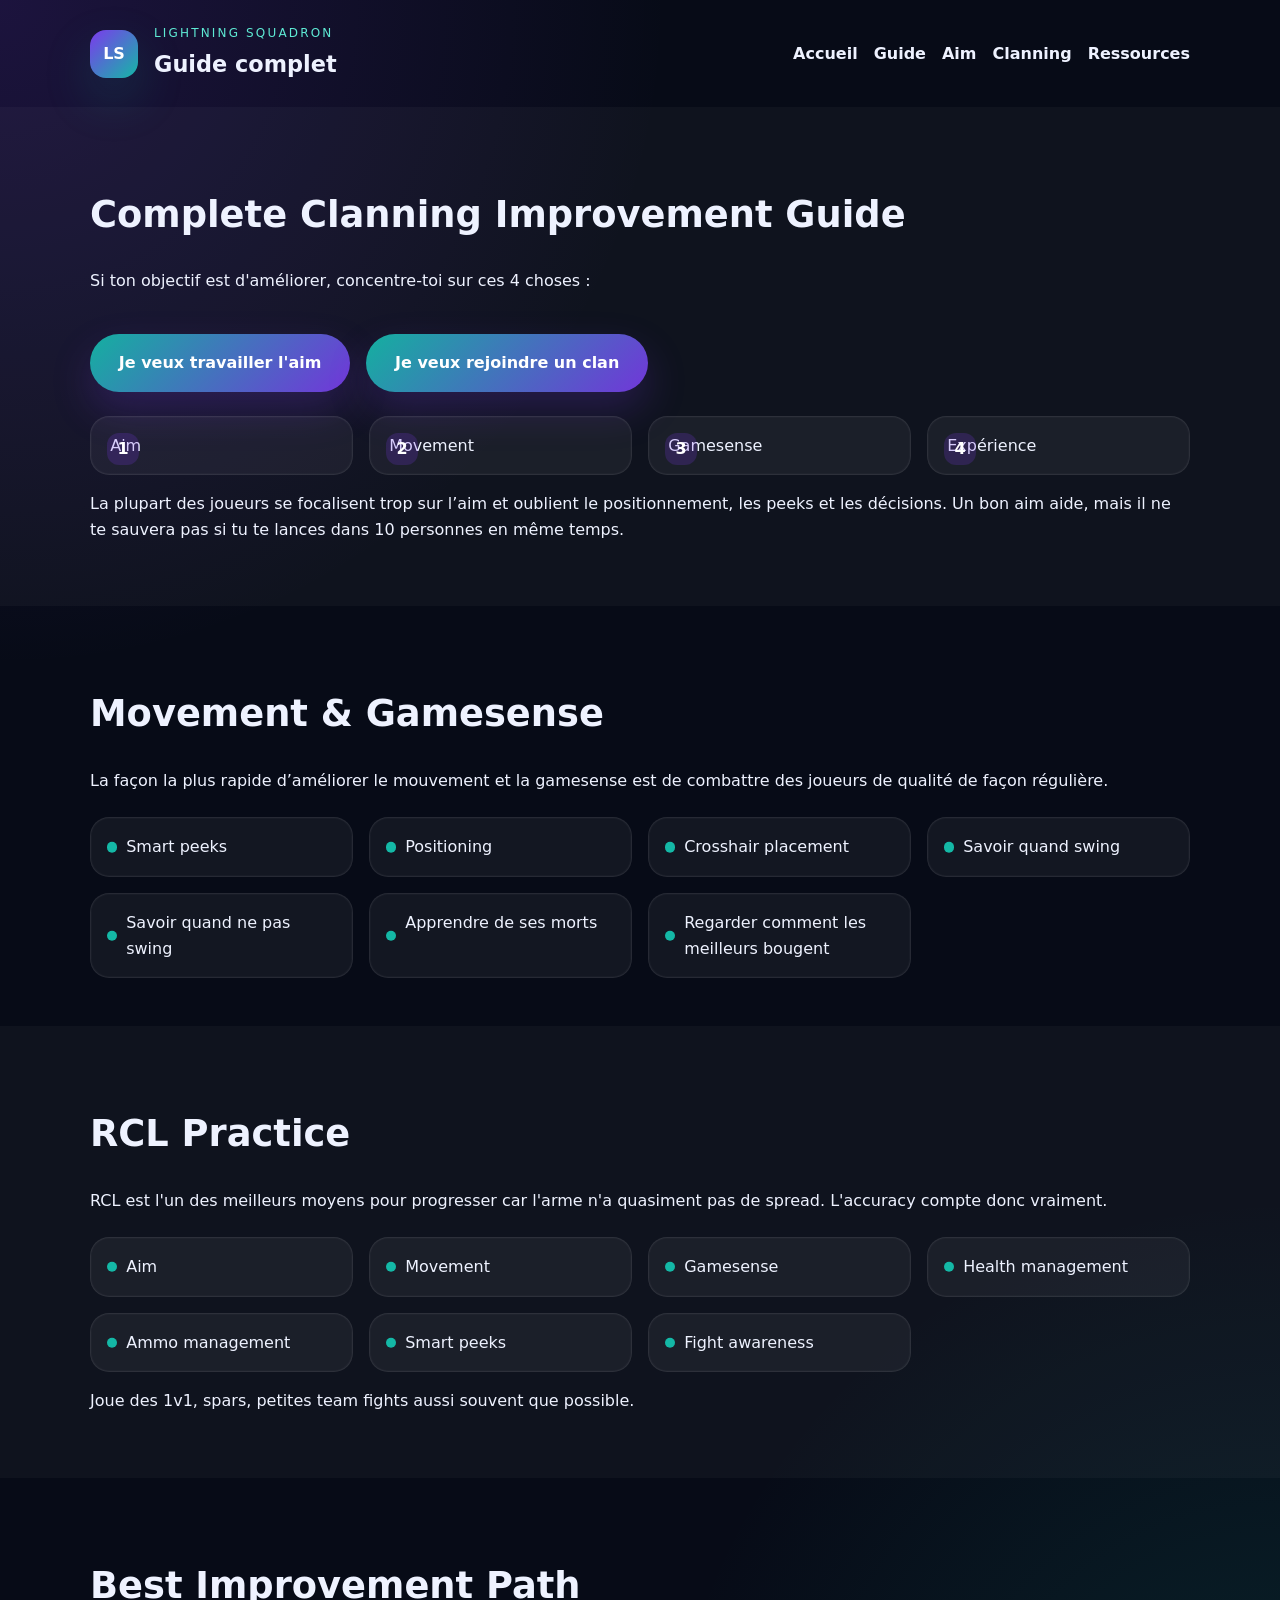
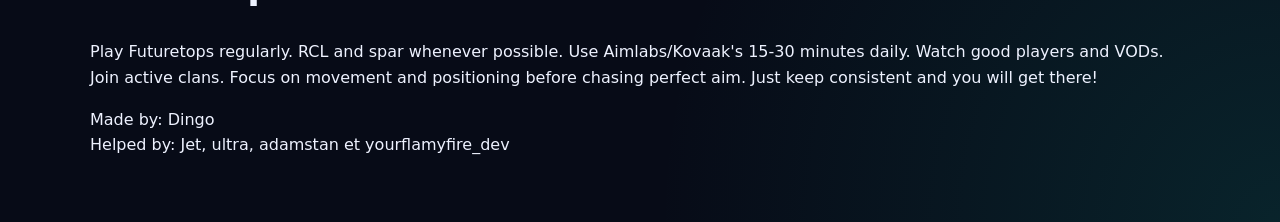
<file: guide.html>
<!DOCTYPE html>
<html lang="fr">
<head>
    <meta charset="UTF-8">
    <meta name="viewport" content="width=device-width, initial-scale=1.0">
    <title>Guide - Lightning Squadron</title>
    <link rel="stylesheet" href="styles.css">
</head>
<body>
    <header class="site-header">
        <div class="container header-inner">
            <div class="brand">
                <span class="logo">LS</span>
                <div>
                    <p class="eyebrow">Lightning Squadron</p>
                    <h1>Guide complet</h1>
                </div>
            </div>
            <nav>
                <ul class="nav-list">
                    <li><a href="index.html">Accueil</a></li>
                    <li><a href="guide.html">Guide</a></li>
                    <li><a href="aim.html">Aim</a></li>
                    <li><a href="clanning.html">Clanning</a></li>
                    <li><a href="ressources.html">Ressources</a></li>
                </ul>
            </nav>
        </div>
    </header>

    <main>
        <section class="section section-alt">
            <div class="container">
                <h2>Complete Clanning Improvement Guide</h2>
                <p>Si ton objectif est d'améliorer, concentre-toi sur ces 4 choses :</p>
                <div class="action-group">
                    <a class="btn btn-secondary" href="aim.html">Je veux travailler l'aim</a>
                    <a class="btn btn-secondary" href="clanning.html">Je veux rejoindre un clan</a>
                </div>
                <ul class="checklist">
                    <li>Aim</li>
                    <li>Movement</li>
                    <li>Gamesense</li>
                    <li>Expérience</li>
                </ul>
                <p>La plupart des joueurs se focalisent trop sur l’aim et oublient le positionnement, les peeks et les décisions. Un bon aim aide, mais il ne te sauvera pas si tu te lances dans 10 personnes en même temps.</p>
            </div>
        </section>

        <section class="section">
            <div class="container">
                <h2>Movement & Gamesense</h2>
                <p>La façon la plus rapide d’améliorer le mouvement et la gamesense est de combattre des joueurs de qualité de façon régulière.</p>
                <ul class="feature-list">
                    <li>Smart peeks</li>
                    <li>Positioning</li>
                    <li>Crosshair placement</li>
                    <li>Savoir quand swing</li>
                    <li>Savoir quand ne pas swing</li>
                    <li>Apprendre de ses morts</li>
                    <li>Regarder comment les meilleurs bougent</li>
                </ul>
            </div>
        </section>

        <section class="section section-alt">
            <div class="container">
                <h2>RCL Practice</h2>
                <p>RCL est l'un des meilleurs moyens pour progresser car l'arme n'a quasiment pas de spread. L'accuracy compte donc vraiment.</p>
                <ul class="feature-list">
                    <li>Aim</li>
                    <li>Movement</li>
                    <li>Gamesense</li>
                    <li>Health management</li>
                    <li>Ammo management</li>
                    <li>Smart peeks</li>
                    <li>Fight awareness</li>
                </ul>
                <p>Joue des 1v1, spars, petites team fights aussi souvent que possible.</p>
            </div>
        </section>

        <section class="section">
            <div class="container">
                <h2>Best Improvement Path</h2>
                <p>Play Futuretops regularly. RCL and spar whenever possible. Use Aimlabs/Kovaak's 15-30 minutes daily. Watch good players and VODs. Join active clans. Focus on movement and positioning before chasing perfect aim. Just keep consistent and you will get there!</p>
                <p class="small-note">Made by: Dingo<br>Helped by: Jet, ultra, adamstan et yourflamyfire_dev</p>
            </div>
        </section>
    </main>
</body>
</html>
</file>
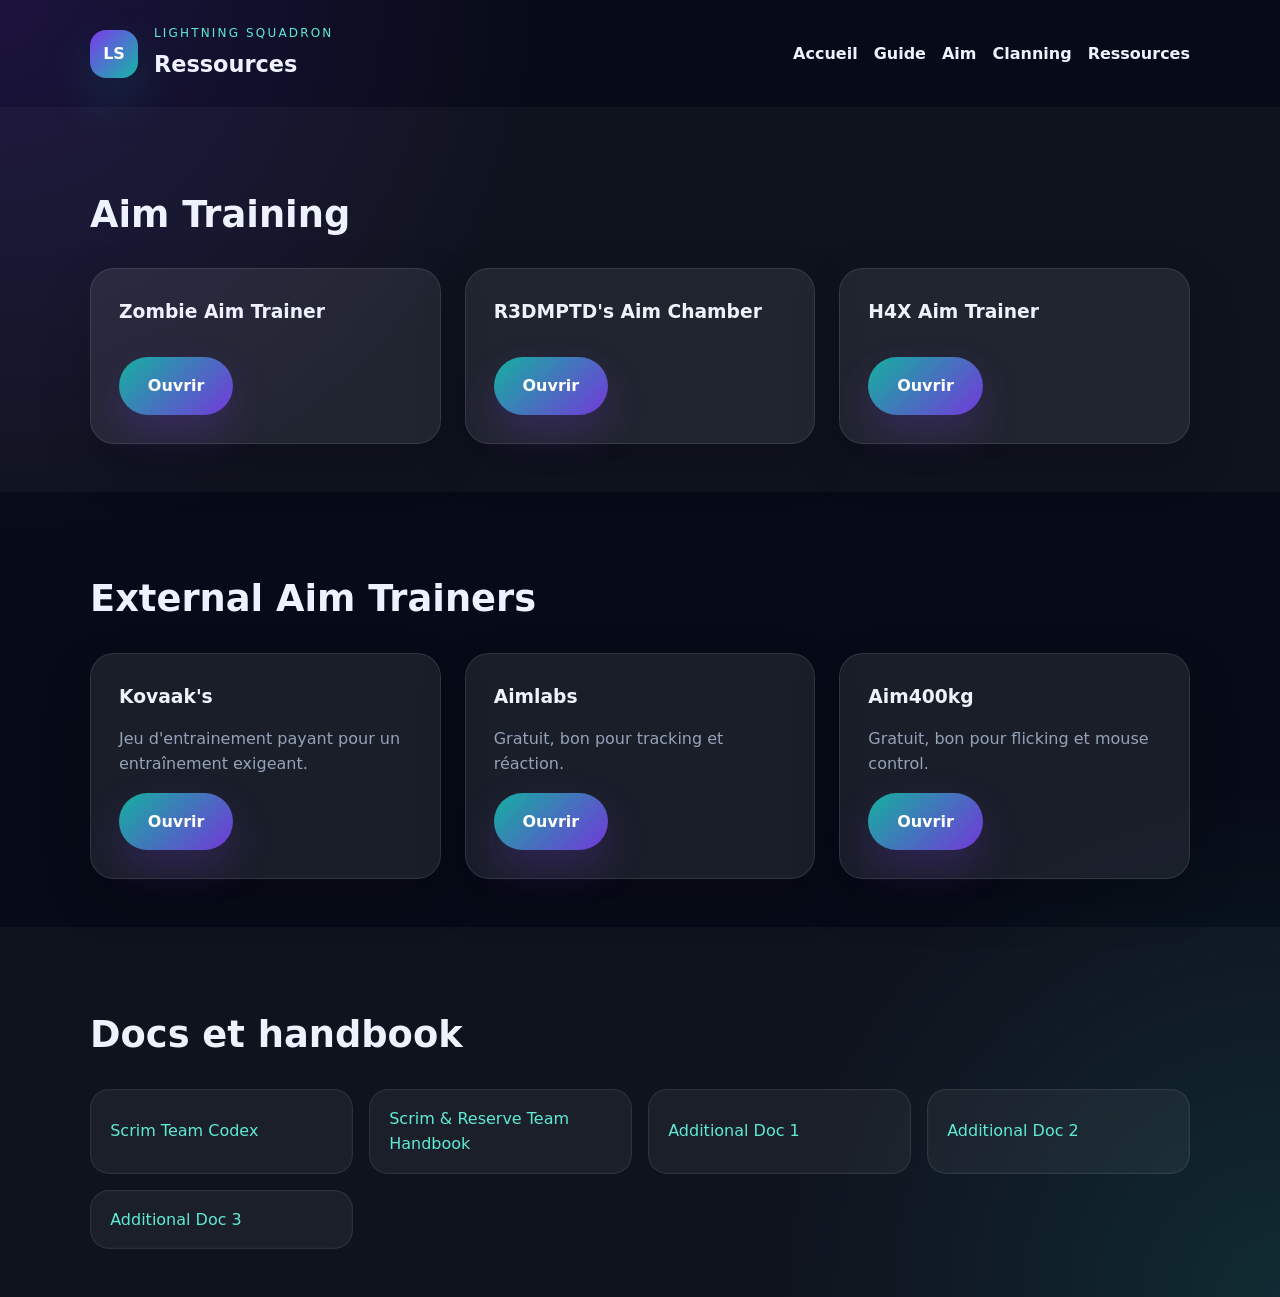
<file: ressources.html>
<!DOCTYPE html>
<html lang="fr">
<head>
    <meta charset="UTF-8">
    <meta name="viewport" content="width=device-width, initial-scale=1.0">
    <title>Ressources - Lightning Squadron</title>
    <link rel="stylesheet" href="styles.css">
</head>
<body>
    <header class="site-header">
        <div class="container header-inner">
            <div class="brand">
                <span class="logo">LS</span>
                <div>
                    <p class="eyebrow">Lightning Squadron</p>
                    <h1>Ressources</h1>
                </div>
            </div>
            <nav>
                <ul class="nav-list">
                    <li><a href="index.html">Accueil</a></li>
                    <li><a href="guide.html">Guide</a></li>
                    <li><a href="aim.html">Aim</a></li>
                    <li><a href="clanning.html">Clanning</a></li>
                    <li><a href="ressources.html">Ressources</a></li>
                </ul>
            </nav>
        </div>
    </header>

    <main>
        <section class="section section-alt">
            <div class="container">
                <h2>Aim Training</h2>
                <div class="grid cards-grid">
                    <article class="card">
                        <h3>Zombie Aim Trainer</h3>
                        <a class="btn btn-secondary" href="https://www.roblox.com/games/2446927310/Zombie-Aim-Challenge" target="_blank">Ouvrir</a>
                    </article>
                    <article class="card">
                        <h3>R3DMPTD's Aim Chamber</h3>
                        <a class="btn btn-secondary" href="https://www.roblox.com/games/7538200407/rdmpteds-Aim-Chamber-V2-0" target="_blank">Ouvrir</a>
                    </article>
                    <article class="card">
                        <h3>H4X Aim Trainer</h3>
                        <a class="btn btn-secondary" href="https://www.roblox.com/games/2674451148/Aim-H4X" target="_blank">Ouvrir</a>
                    </article>
                </div>
            </div>
        </section>

        <section class="section">
            <div class="container">
                <h2>External Aim Trainers</h2>
                <div class="grid cards-grid">
                    <article class="card">
                        <h3>Kovaak's</h3>
                        <p class="card-copy">Jeu d'entrainement payant pour un entraînement exigeant.</p>
                        <a class="btn btn-secondary" href="https://store.steampowered.com/app/824270/KovaaKs/" target="_blank">Ouvrir</a>
                    </article>
                    <article class="card">
                        <h3>Aimlabs</h3>
                        <p class="card-copy">Gratuit, bon pour tracking et réaction.</p>
                        <a class="btn btn-secondary" href="https://store.steampowered.com/app/714010/Aimlabs/" target="_blank">Ouvrir</a>
                    </article>
                    <article class="card">
                        <h3>Aim400kg</h3>
                        <p class="card-copy">Gratuit, bon pour flicking et mouse control.</p>
                        <a class="btn btn-secondary" href="https://aim400kg.com/" target="_blank">Ouvrir</a>
                    </article>
                </div>
            </div>
        </section>

        <section class="section section-alt">
            <div class="container">
                <h2>Docs et handbook</h2>
                <ul class="resource-list">
                    <li><a href="https://docs.google.com/document/d/1WkGfeo9vj6AS8V8inEsTuWJcnSA2mssTWhOoGpE5xo/edit?usp=sharing" target="_blank">Scrim Team Codex</a></li>
                    <li><a href="https://docs.google.com/document/d/1dwrix26HWpXrO2YmNOi6yardOR_7bhpZLdGjZoxMLt4/edit?usp=sharing" target="_blank">Scrim & Reserve Team Handbook</a></li>
                    <li><a href="https://docs.google.com/document/d/1QCMAaTqzswHZ-bpP0YZcrqAVaqG4Vp1Gs4uN0yB_AW4/edit" target="_blank">Additional Doc 1</a></li>
                    <li><a href="https://docs.google.com/document/d/1KQjSZWLzn_SIIbdP4d6a8YVm80liRjH0GIzTgwG557w/edit" target="_blank">Additional Doc 2</a></li>
                    <li><a href="https://docs.google.com/document/d/1hh7xyLf-M8XS06DRNJRxR-UTiM-HOy_AMkGQHXn9rN0/edit" target="_blank">Additional Doc 3</a></li>
                </ul>
            </div>
        </section>
    </main>
</body>
</html>
</file>
<file: styles.css>
/* Base colorée pour site de jeux vidéo */
:root {
    color-scheme: dark;
    --bg: #070b17;
    --bg-alt: #0f1531;
    --surface: rgba(255, 255, 255, 0.08);
    --surface-strong: rgba(255, 255, 255, 0.12);
    --text: #eef2ff;
    --muted: #94a3b8;
    --primary: #7c3aed;
    --primary-light: #a78bfa;
    --accent: #14b8a6;
    --accent-soft: #5eead4;
    --border: rgba(255, 255, 255, 0.1);
}

* {
    box-sizing: border-box;
}

html, body {
    margin: 0;
    min-height: 100%;
    font-family: Inter, system-ui, -apple-system, BlinkMacSystemFont, "Segoe UI", sans-serif;
    background: radial-gradient(circle at top left, rgba(124, 58, 237, 0.18), transparent 30%),
                radial-gradient(circle at bottom right, rgba(20, 184, 166, 0.14), transparent 28%),
                var(--bg);
    color: var(--text);
}

body {
    line-height: 1.6;
}

img {
    max-width: 100%;
    display: block;
}

.container {
    width: min(1100px, calc(100% - 2rem));
    margin: 0 auto;
}

.site-header {
    padding: 1.5rem 0;
}

.header-inner {
    display: flex;
    align-items: center;
    justify-content: space-between;
    gap: 1.5rem;
}

.brand {
    display: flex;
    align-items: center;
    gap: 1rem;
}

.logo {
    width: 3rem;
    height: 3rem;
    display: grid;
    place-items: center;
    background: linear-gradient(135deg, var(--primary), var(--accent));
    border-radius: 1rem;
    font-weight: 800;
    color: white;
    box-shadow: 0 20px 50px rgba(20, 184, 166, 0.18);
}

.eyebrow {
    margin: 0;
    text-transform: uppercase;
    letter-spacing: 0.18em;
    color: var(--accent-soft);
    font-size: 0.75rem;
}

.site-header h1 {
    margin: 0.25rem 0 0;
    font-size: 1.4rem;
}

.nav-list {
    display: flex;
    flex-wrap: wrap;
    gap: 1rem;
    list-style: none;
    margin: 0;
    padding: 0;
}

.nav-list a {
    color: var(--text);
    text-decoration: none;
    font-weight: 600;
    transition: color 0.2s ease;
}

.nav-list a:hover {
    color: var(--accent-soft);
}

.hero {
    position: relative;
    padding: 6rem 0 4rem;
    overflow: hidden;
}

.hero-bg-text {
    position: absolute;
    inset: 0;
    display: grid;
    place-items: center;
    color: rgba(255, 255, 255, 0.05);
    font-size: clamp(3rem, 8vw, 7rem);
    text-transform: uppercase;
    letter-spacing: 0.45em;
    line-height: 1;
    white-space: nowrap;
    pointer-events: none;
    z-index: 0;
}

.hero-center {
    position: relative;
    z-index: 1;
    text-align: center;
}

.hero-content {
    display: grid;
    justify-items: center;
    text-align: center;
    max-width: 760px;
    margin: 0 auto;
    gap: 1.5rem;
}

.hero h1 {
    margin: 0.5rem 0 1rem;
    font-size: clamp(2.5rem, 5vw, 4.5rem);
    line-height: 1.05;
}

.hero-description {
    color: var(--muted);
    font-size: 1.05rem;
    max-width: 40rem;
    margin: 0 auto;
}

.badge {
    display: inline-flex;
    padding: 0.55rem 1rem;
    border-radius: 999px;
    background: rgba(124, 58, 237, 0.18);
    color: var(--accent-soft);
    font-size: 0.85rem;
    letter-spacing: 0.16em;
    text-transform: uppercase;
    margin-bottom: 1rem;
}

.btn {
    display: inline-block;
    padding: 1rem 1.8rem;
    border-radius: 999px;
    background: linear-gradient(135deg, var(--primary), var(--accent));
    color: white;
    text-decoration: none;
    font-weight: 700;
    margin-top: 1rem;
    box-shadow: 0 18px 40px rgba(124, 58, 237, 0.22);
}

.checklist,
.feature-list,
.focus-list,
.resource-list {
    list-style: none;
    margin: 1.5rem 0 0;
    padding: 0;
    display: grid;
    gap: 1rem;
}

.checklist {
    grid-template-columns: repeat(auto-fit, minmax(200px, 1fr));
}

.feature-list,
.focus-list {
    grid-template-columns: repeat(auto-fit, minmax(240px, 1fr));
}

.resource-list {
    grid-template-columns: repeat(auto-fit, minmax(220px, 1fr));
}

.checklist li,
.feature-list li,
.focus-list li,
.resource-list li {
    padding: 1rem 1.2rem;
    border-radius: 1.2rem;
    background: rgba(255, 255, 255, 0.05);
    border: 1px solid rgba(255,255,255,0.08);
    box-shadow: inset 0 0 0 1px rgba(255,255,255,0.02);
    color: var(--text);
}

.checklist li {
    position: relative;
    overflow: hidden;
}

.checklist li::before {
    counter-increment: checklist;
    content: counter(checklist);
    position: absolute;
    top: 1rem;
    left: 1rem;
    width: 2rem;
    height: 2rem;
    display: grid;
    place-items: center;
    border-radius: 0.75rem;
    background: rgba(124, 58, 237, 0.2);
    color: white;
    font-weight: 700;
}

.checklist {
    counter-reset: checklist;
}

.feature-list li,
.focus-list li {
    padding-left: 1rem;
}

.feature-list li::before,
.focus-list li::before {
    content: "";
    position: absolute;
    left: 1rem;
    top: 50%;
    transform: translateY(-50%);
    width: 0.65rem;
    height: 0.65rem;
    border-radius: 50%;
    background: var(--accent);
}

.feature-list li,
.focus-list li {
    position: relative;
    padding-left: 2.2rem;
}

.resource-list li {
    display: flex;
    justify-content: space-between;
    align-items: center;
    gap: 1rem;
}

.resource-list a {
    color: var(--accent-soft);
    text-decoration: none;
    display: inline-flex;
    align-items: center;
    gap: 0.5rem;
}

.resource-list a:hover {
    text-decoration: underline;
}

.link-list {
    list-style: none;
    margin: 0;
    padding: 0;
    display: grid;
    gap: 0.85rem;
}

.link-list li {
    display: inline-flex;
}

.link-list a {
    display: inline-flex;
    align-items: center;
    padding: 0.75rem 1rem;
    border-radius: 999px;
    background: rgba(124, 58, 237, 0.12);
    color: var(--accent-soft);
    text-decoration: none;
    transition: background 0.2s ease, transform 0.2s ease;
}

.link-list a:hover {
    background: rgba(20, 184, 166, 0.14);
    transform: translateY(-1px);
}

.cards-grid {
    grid-template-columns: repeat(auto-fit, minmax(220px, 1fr));
}

.best-practice-grid {
    display: grid;
    gap: 1.5rem;
    grid-template-columns: 1fr;
}

.url-item {
    margin-top: 1rem;
}

.url-item a {
    display: block;
    color: var(--accent-soft);
    text-decoration: none;
    word-break: break-all;
}

.url-item a:hover {
    text-decoration: underline;
}

.card {
    padding: 1.75rem;
    border-radius: 1.5rem;
    background: var(--surface);
    border: 1px solid var(--border);
    box-shadow: 0 20px 50px rgba(0, 0, 0, 0.18);
}

.section {
    padding: 3rem 0;
}

.section-alt {
    background: rgba(255, 255, 255, 0.03);
}

.section h2 {
    margin-bottom: 1.5rem;
    font-size: clamp(1.8rem, 3vw, 2.3rem);
}

.cards-grid,
.genre-grid,
.advice-list {
    display: grid;
    gap: 1.5rem;
}

.cards-grid {
    grid-template-columns: repeat(auto-fit, minmax(220px, 1fr));
}

    .action-group {
        display: flex;
        flex-wrap: wrap;
        gap: 1rem;
        margin: 1.5rem 0;
    }

    .btn-secondary {
        background: linear-gradient(135deg, rgba(20, 184, 166, 0.95), rgba(124, 58, 237, 0.9));
        color: white;
    }

    .info-panel {
        padding: 1.5rem;
        border-radius: 1.2rem;
        background: rgba(255, 255, 255, 0.06);
        border: 1px solid rgba(255,255,255,0.10);
        color: var(--text);
    }

    .precision-card {
        border-radius: 1.5rem;
        padding: 2rem;
        background: linear-gradient(180deg, rgba(255, 255, 255, 0.05), rgba(255,255,255,0.02));
        border: 1px solid rgba(255,255,255,0.08);
        box-shadow: 0 24px 70px rgba(0,0,0,0.18);
    }

    .precision-info {
        display: flex;
        align-items: center;
        flex-wrap: wrap;
        gap: 1rem;
        margin-bottom: 1.5rem;
    }

    .precision-stats {
        display: grid;
        gap: 0.5rem;
        color: var(--muted);
    }

    .precision-stats span {
        display: inline-block;
    }

    .precision-board {
        position: relative;
        min-height: 250px;
        border-radius: 1.5rem;
        background: rgba(255,255,255,0.03);
        border: 1px dashed rgba(255,255,255,0.08);
        overflow: hidden;
        margin-bottom: 1rem;
    }

    .target {
        position: absolute;
        width: 50px;
        height: 50px;
        border-radius: 50%;
        background: rgba(124, 58, 237, 0.95);
        box-shadow: 0 0 0 8px rgba(124, 58, 237, 0.16), 0 0 0 16px rgba(20, 184, 166, 0.12);
        cursor: pointer;
        transition: transform 0.1s ease;
    }

    .target:hover {
        transform: scale(1.05);
    }

    .precision-note {
        color: var(--muted);
        margin: 0;
    }

.card h3,
.genre-card h3,
.advice-item h3 {
    margin: 0 0 0.85rem;
}

.card p,
.genre-card p,
.advice-item p {
    margin: 0;
    color: var(--muted);
}

.genre-grid {
    grid-template-columns: repeat(auto-fit, minmax(200px, 1fr));
}

.genre-card {
    background: linear-gradient(180deg, rgba(124, 58, 237, 0.18), rgba(20, 184, 166, 0.08));
}

.advice-section {
    display: grid;
    gap: 2rem;
}

.advice-list {
    grid-template-columns: repeat(auto-fit, minmax(220px, 1fr));
}

.site-footer {
    padding: 2rem 0;
    border-top: 1px solid rgba(255,255,255,0.08);
}

.footer-inner {
    display: flex;
    flex-wrap: wrap;
    gap: 1rem;
    justify-content: space-between;
    align-items: center;
}

.site-footer p {
    margin: 0;
    color: var(--muted);
}

@media (max-width: 860px) {
    .header-inner,
    .hero-content {
        flex-direction: column;
        align-items: stretch;
    }

    .hero-card,
    .card,
    .genre-card,
    .advice-item {
        padding: 1.5rem;
    }
}

@media (max-width: 560px) {
    .nav-list {
        justify-content: center;
    }

    .hero h2 {
        font-size: 2.2rem;
    }
}
</file>
